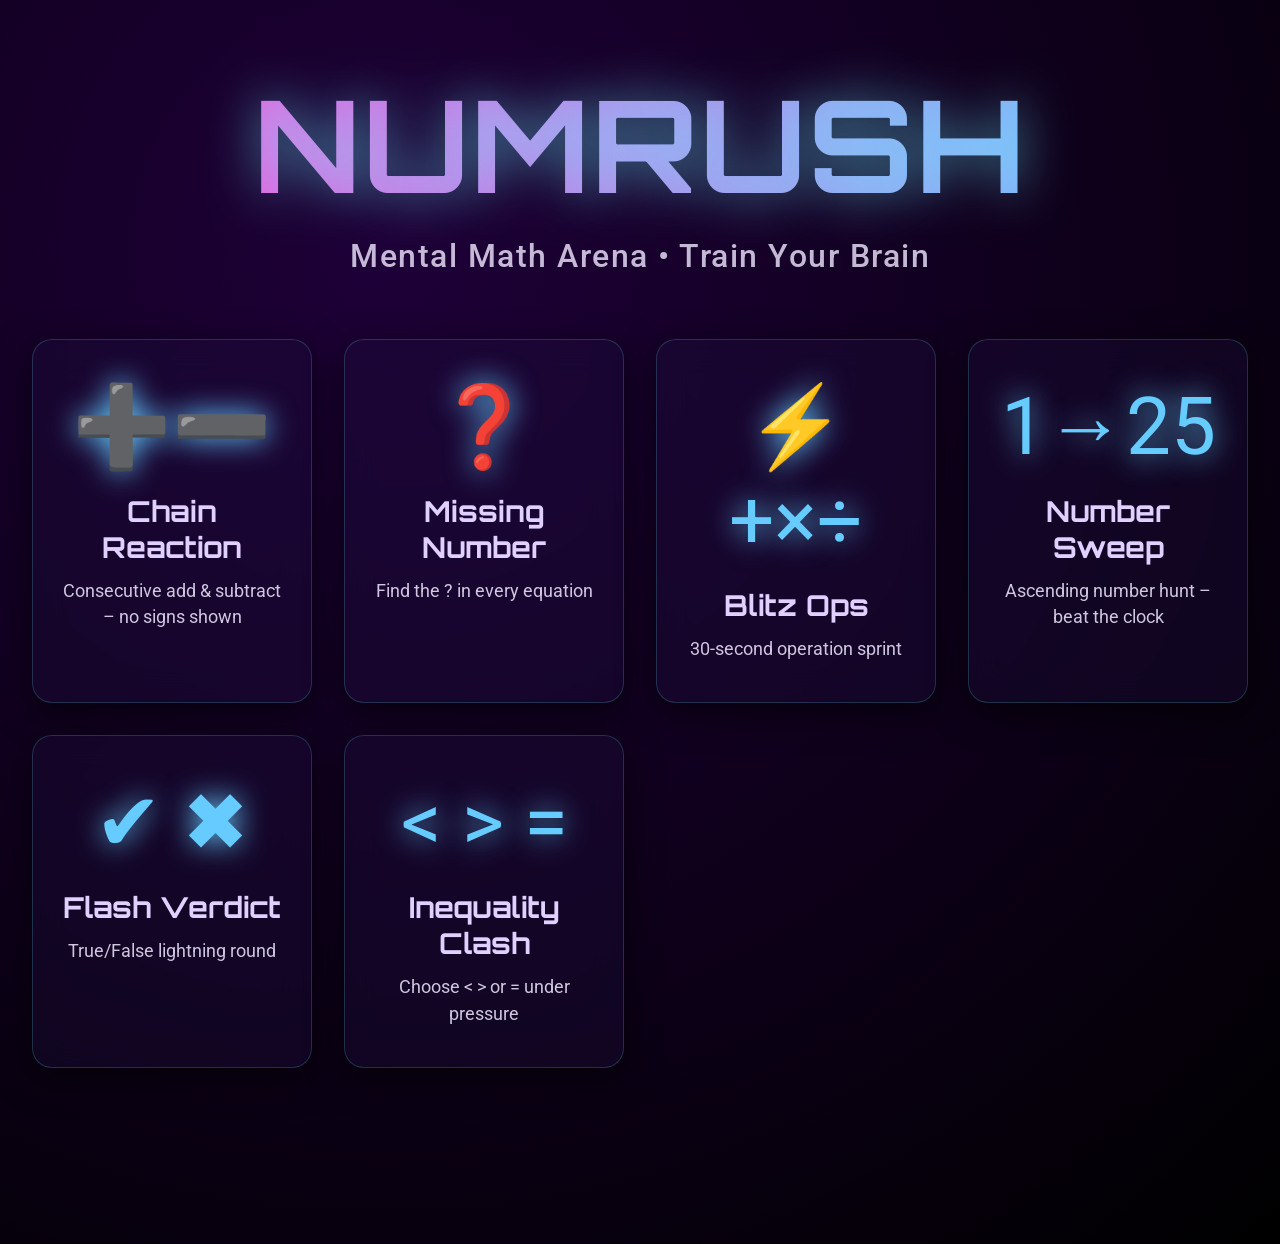
<file: index.html>
<!DOCTYPE html>
<html lang="en">
<head>
  <meta charset="UTF-8" />
  <meta name="viewport" content="width=device-width, initial-scale=1.0"/>
  <title>NUMRUSH</title>
  <link rel="stylesheet" href="style.css">
  <link rel="preconnect" href="https://fonts.googleapis.com">
  <link rel="preconnect" href="https://fonts.gstatic.com" crossorigin>
  <link href="https://fonts.googleapis.com/css2?family=Orbitron:wght@500;700&family=Roboto:wght@400;500;700&display=swap" rel="stylesheet">
</head>
<body>

  <div class="bg-particles" id="particles"></div>

  <header>
    <h1 class="title">NUMRUSH</h1>
    <p class="subtitle">Mental Math Arena • Train Your Brain</p>
  </header>

  <main class="game-grid">
    <div class="game-card" data-game="addsub">
      <div class="icon">➕➖</div>
      <h2>Chain Reaction</h2>
      <p>Consecutive add & subtract – no signs shown</p>
    </div>

    <div class="game-card" data-game="question">
      <div class="icon">❓</div>
      <h2>Missing Number</h2>
      <p>Find the ? in every equation</p>
    </div>

    <div class="game-card" data-game="ops">
      <div class="icon">⚡ +×÷</div>
      <h2>Blitz Ops</h2>
      <p>30-second operation sprint</p>
    </div>

    <div class="game-card" data-game="grid">
      <div class="icon">1→25</div>
      <h2>Number Sweep</h2>
      <p>Ascending number hunt – beat the clock</p>
    </div>

    <div class="game-card" data-game="check">
      <div class="icon">✔ ✖</div>
      <h2>Flash Verdict</h2>
      <p>True/False lightning round</p>
    </div>

    <div class="game-card" data-game="compare">
      <div class="icon">&lt; &gt; =</div>
      <h2>Inequality Clash</h2>
      <p>Choose < > or = under pressure</p>
    </div>
  </main>

  <script src="script.js"></script>
</body>
</html>
</file>
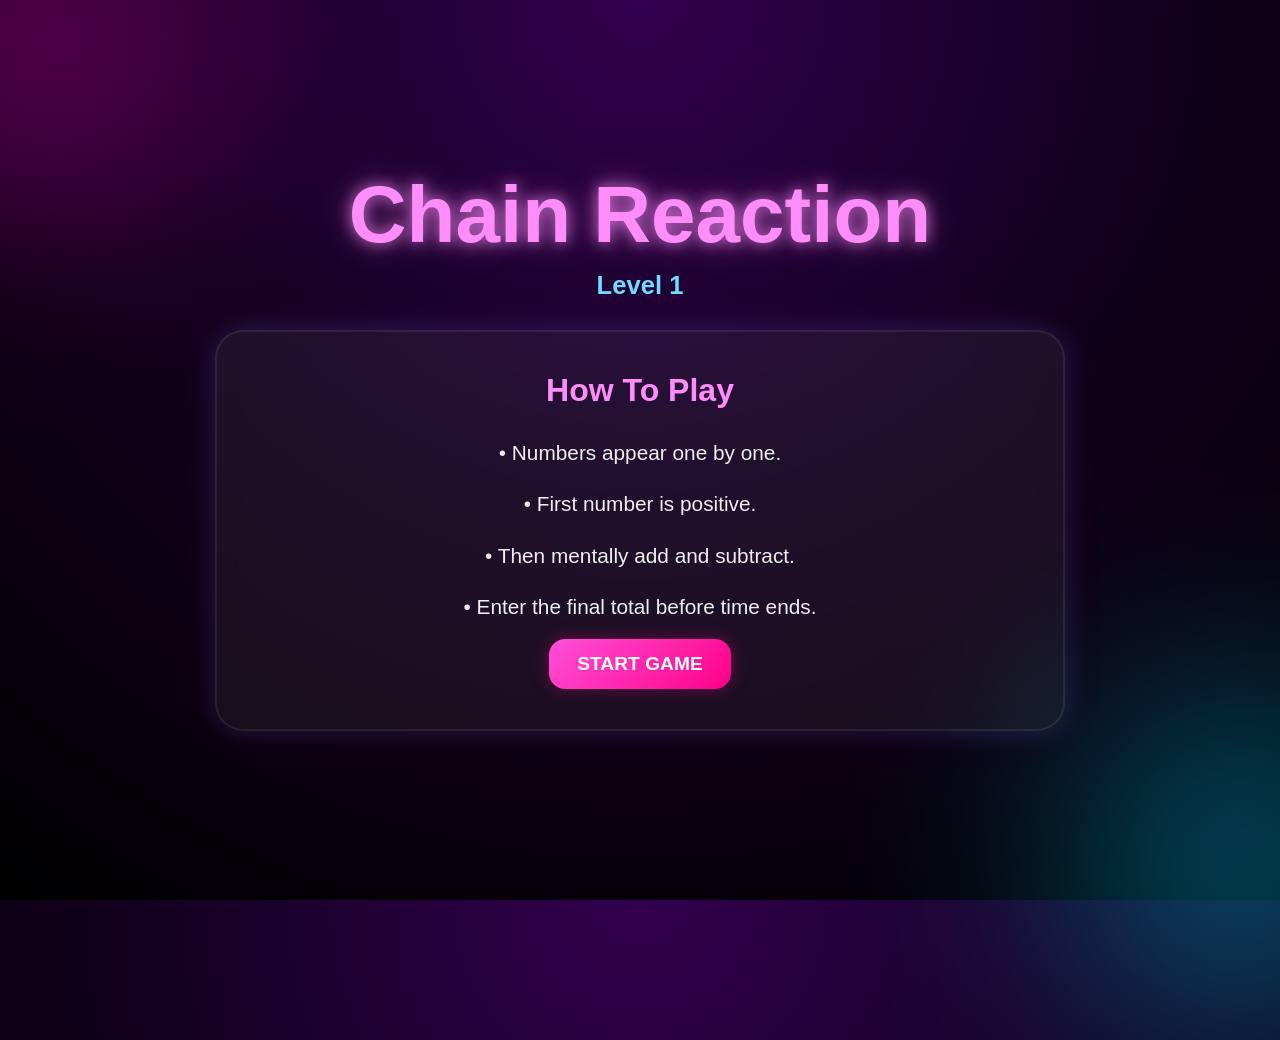
<file: addsub/index.html>
<!DOCTYPE html>
<html lang="en">

<head>
    <meta charset="UTF-8">

    <meta name="viewport"
        content="width=device-width, initial-scale=1.0">

    <title>
        Chain Reaction – NUMRUSH
    </title>

    <link rel="stylesheet"
        href="style.css">
</head>

<body>

    <div class="bg-glow glow1"></div>
    <div class="bg-glow glow2"></div>

    <div class="container">

        <h1>
            Chain Reaction
        </h1>

        <p class="level">
            Level
            <span id="level">
                1
            </span>
        </p>


        <div id="instructions"
            class="card">

            <h2 class="section-title">
                How To Play
            </h2>

            <p>
                • Numbers appear one by one.
            </p>

            <p>
                • First number is positive.
            </p>

            <p>
                • Then mentally add and subtract.
            </p>

            <p>
                • Enter the final total before time ends.
            </p>

            <button id="startBtn">
                START GAME
            </button>

        </div>


        <div id="game"
            class="hidden card">

            <div id="number-display">
                —
            </div>

            <div class="answer-area">

                <input type="number"
                    id="answer"
                    placeholder="Enter total"
                    disabled>

                <button id="submit"
                    disabled>
                    Submit
                </button>

            </div>

            <div class="timer-container">

                <div id="timer"></div>

            </div>

        </div>

    </div>


    <div id="success"
        class="overlay hidden">

        <div class="popup-box">

            <h2>
                LEVEL CLEARED 🎉
            </h2>

            <p>
                Great job! Ready for next level.
            </p>

            <div class="popup-buttons">

                <button id="next-level-btn">
                    NEXT LEVEL
                </button>

                <button id="success-menu-btn"
                    class="menu-btn">
                    MENU
                </button>

            </div>

        </div>

    </div>


    <div id="wrong"
        class="overlay hidden">

        <div class="popup-box">

            <h2>
                Wrong Answer ❌
            </h2>

            <p id="correct-msg">

                Correct total was
                <span id="correct-total">
                    ?
                </span>

            </p>

            <div class="popup-buttons">

                <button id="retry-btn">
                    RETRY
                </button>

                <button id="menu-btn"
                    class="menu-btn">
                    MENU
                </button>

            </div>

        </div>

    </div>

    <div id="particles"></div>

    <script src="script.js"></script>

</body>

</html>
</file>
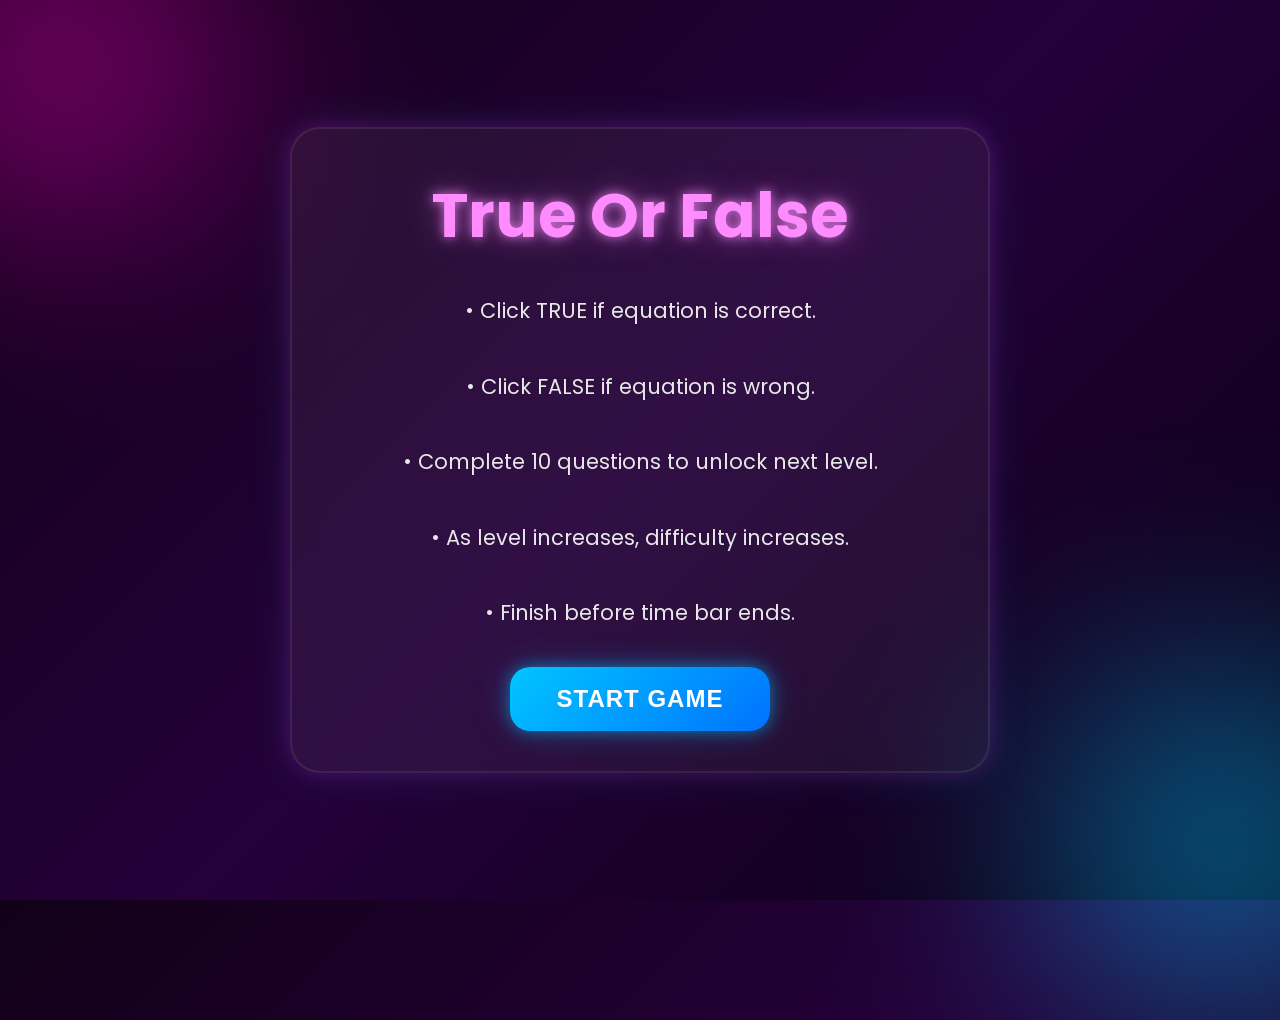
<file: check/index.html>
<!DOCTYPE html>
<html lang="en">

<head>
    <meta charset="UTF-8">
    <meta name="viewport" content="width=device-width, initial-scale=1.0">
    <title>Math True False Game</title>

    <link
        href="https://fonts.googleapis.com/css2?family=Poppins:wght@300;400;500;600;700&display=swap"
        rel="stylesheet">
    <link rel="stylesheet" href="style.css">
</head>

<body>

    <div class="bg-glow glow1"></div>
    <div class="bg-glow glow2"></div>

    <div class="menu-screen" id="menuScreen">

        <div class="menu-box">
            <h1 class="game-title">
                True Or False
            </h1>
            <p class="game-description">
                • Click TRUE if equation is correct.<br><br>
                • Click FALSE if equation is wrong.<br><br>
                • Complete 10 questions to unlock next level.<br><br>
                • As level increases, difficulty increases.<br><br>
                • Finish before time bar ends.
            </p>

            <button id="startBtn" class="start-btn">
                START GAME
            </button>

        </div>

    </div>

    <div class="game-container" id="gameContainer">

        <div class="level-display">
            LEVEL <span id="level">1</span>
        </div>

        <div class="question-text">
            Question <span id="currentQuestion">1</span> / 10
        </div>

        <div class="equation-box">
            <h2 id="equation">
                5 + 2 = 7
            </h2>
        </div>

        <div class="button-container">
            <button class="answer-btn true-btn" id="trueBtn">
                TRUE
            </button>
            <button class="answer-btn false-btn" id="falseBtn">
                FALSE
            </button>
        </div>

        <div class="timer-container">
            <div class="timer-bar" id="timerBar"></div>
        </div>

        <div class="score-box">
            Score :
            <span id="score">0</span>
        </div>

    </div>

    <div class="modal" id="gameOverModal">

        <div class="modal-content">

            <h2 id="gameOverTitle">
                Game Over
            </h2>

            <p id="gameOverText">
                Wrong answer selected.
            </p>

            <div class="modal-buttons">
                <button id="retryBtn" class="modal-btn">
                    Retry
                </button>
                <button id="menuBtn" class="modal-btn menu-btn">
                    Menu
                </button>
            </div>
        </div>
    </div>

    <div class="modal" id="levelCompleteModal">

        <div class="modal-content">
            <h2>
                Level Complete 🎉
            </h2>

            <p>
                Great Job! Next Level Unlocked.
            </p>

            <button id="nextLevelBtn" class="modal-btn">
                Next Level
            </button>
        </div>
    </div>

    <script src="script.js"></script>

</body>
</html>
</file>
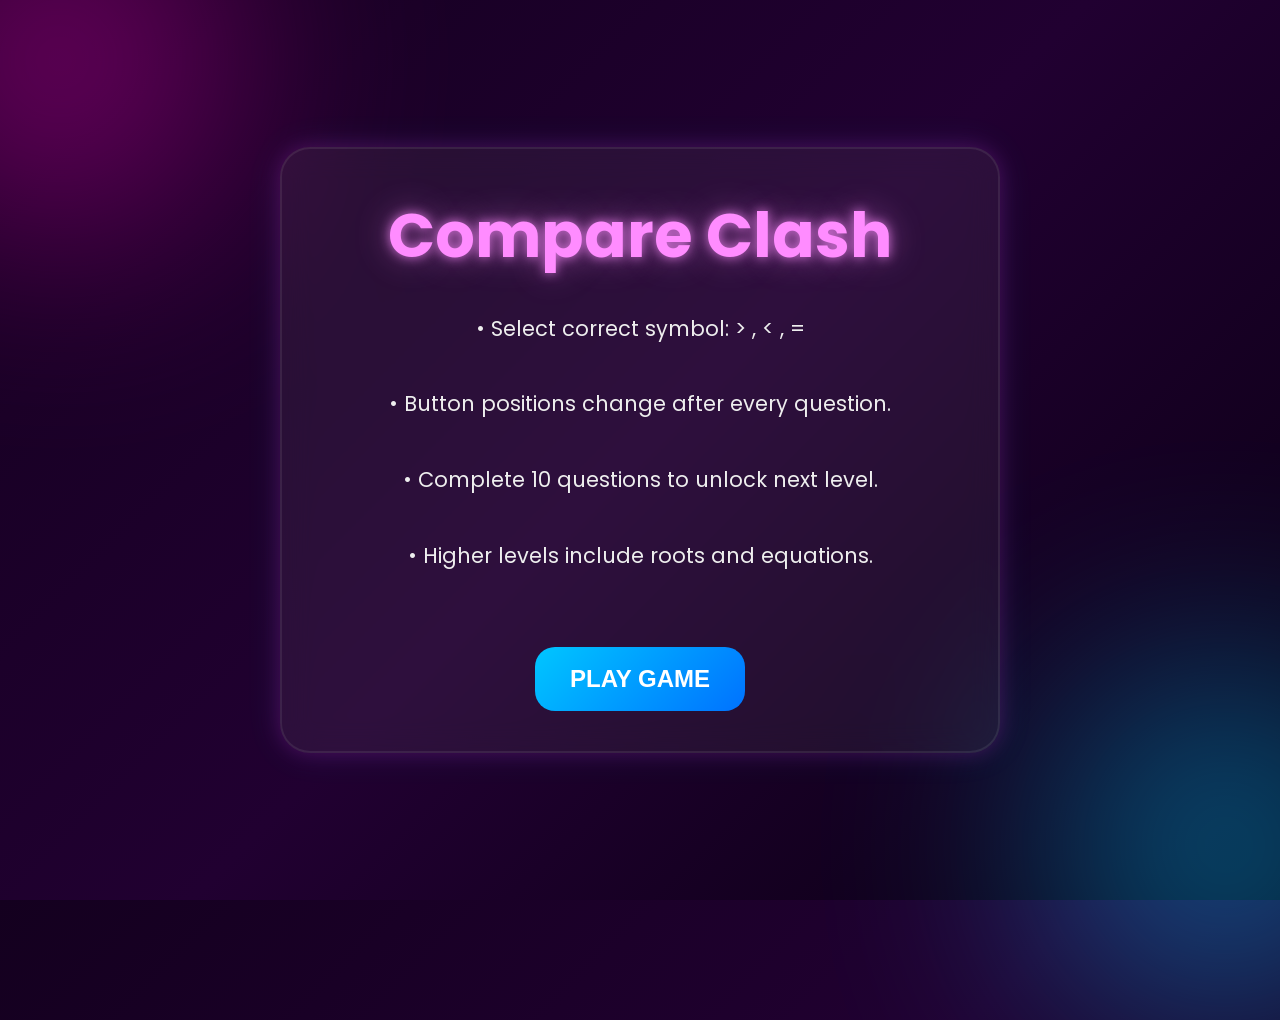
<file: compare/index.html>
<!DOCTYPE html>
<html lang="en">

<head>
    <meta charset="UTF-8">
    <meta name="viewport"
        content="width=device-width, initial-scale=1.0">

    <title>Compare Clash</title>

    <link
        href="https://fonts.googleapis.com/css2?family=Poppins:wght@300;400;500;600;700&display=swap"
        rel="stylesheet">
    <link rel="stylesheet" href="style.css">
</head>

<body>

    <div class="background-circle circle1"></div>
    <div class="background-circle circle2"></div>

    <section class="start-screen"
        id="startScreen">

        <div class="start-card">

            <h1 class="title">
                Compare Clash
            </h1>

            <p class="instructions">

                • Select correct symbol:
                &gt; , &lt; , = <br><br>

                • Button positions change after every question.<br><br>

                • Complete 10 questions to unlock next level.<br><br>

                • Higher levels include roots and equations.<br><br>

            </p>

            <button id="playBtn"
                class="play-btn">
                PLAY GAME
            </button>

        </div>

    </section>

    <section class="game-area"
        id="gameArea">
        <div class="top-bar">

            <div class="level-box">
                LEVEL
                <span id="levelText">1</span>
            </div>

            <div class="question-box">
                Question
                <span id="questionText">
                    1 / 10
                </span>
            </div>
        </div>

        <div class="compare-card">

            <div class="value"
                id="leftSide">
                12
            </div>

            <div class="middle-sign">
                ?
            </div>

            <div class="value"
                id="rightSide">
                25
            </div>

        </div>
        <div class="buttons-area"
            id="buttonsArea">
        </div>

        <div class="timer-wrapper">

            <div class="timer-bar"
                id="timerBar"></div>
        </div>

        <div class="score-box">

            Score :
            <span id="scoreText">
                0
            </span>

        </div>

    </section>

    <div class="popup"
        id="gameOverPopup">

        <div class="popup-card">

            <h2 id="popupTitle">
                Game Over
            </h2>

            <p id="popupMessage">
                Wrong answer selected.
            </p>

            <div class="popup-buttons">

                <button id="retryBtn"
                    class="popup-btn">
                    Retry
                </button>

                <button id="menuBtn"
                    class="popup-btn menu-color">
                    Menu
                </button>

            </div>
        </div>
    </div>

    <div class="popup"
        id="levelPopup">

        <div class="popup-card">

            <h2>
                Level Complete 🎉
            </h2>

            <p>
                Next level unlocked.
            </p>

            <button id="nextBtn"
                class="popup-btn">
                Next Level
            </button>

        </div>
    </div>

    <script src="script.js"></script>

</body>
</html>
</file>
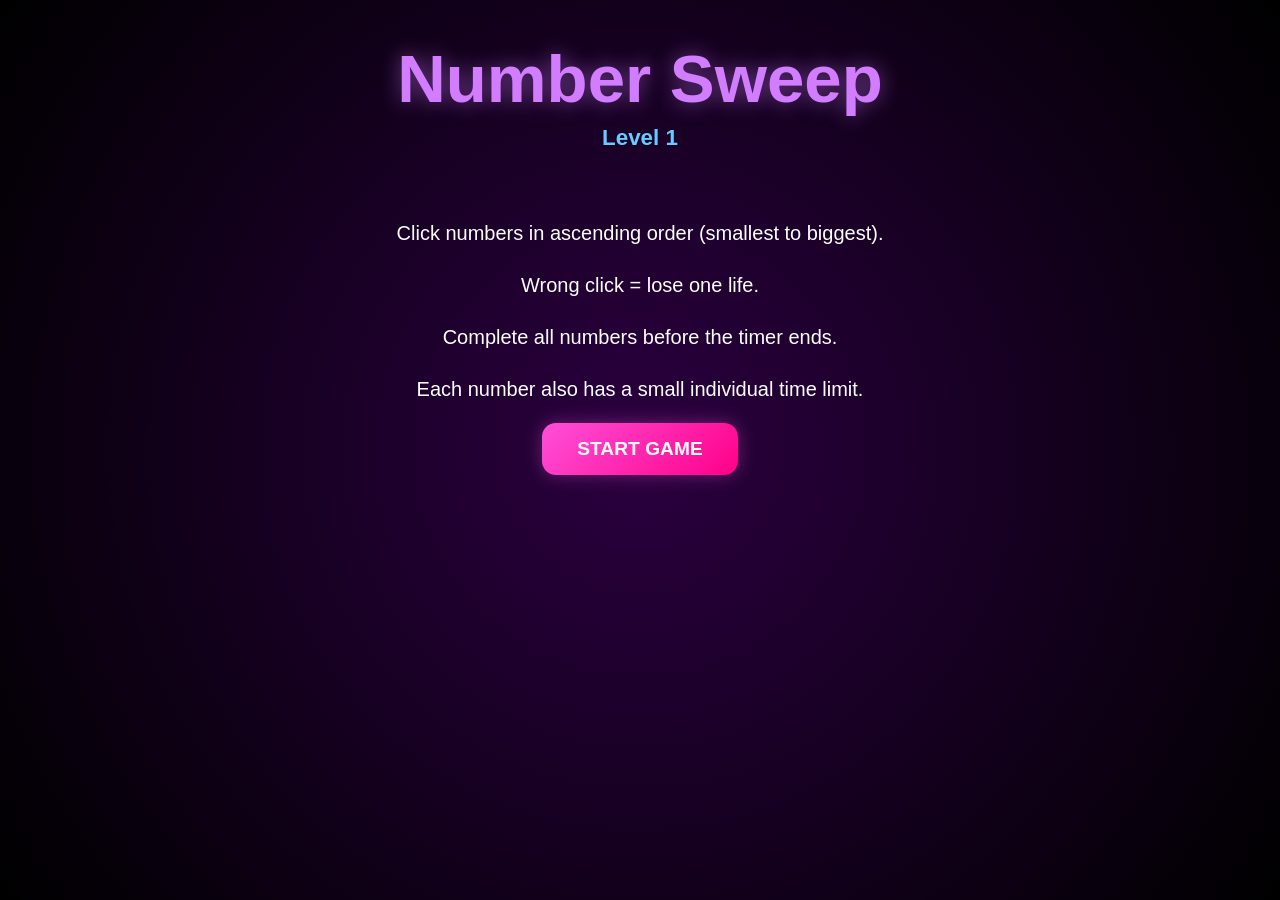
<file: grid/index.html>
<!DOCTYPE html>
<html lang="en">

<head>
    <meta charset="UTF-8" />

    <meta name="viewport"
        content="width=device-width, initial-scale=1.0" />

    <title>
        Number Sweep – NUMRUSH
    </title>

    <link rel="stylesheet"
        href="style.css">
</head>

<body>

    <h1>
        Number Sweep
    </h1>

    <p class="level">
        Level
        <span id="level">
            1
        </span>
    </p>

    <div id="instructions">

        <p>
            Click numbers in ascending order
            (smallest to biggest).
        </p>

        <p>
            Wrong click = lose one life.
        </p>

        <p>
            Complete all numbers before
            the timer ends.
        </p>

        <p>
            Each number also has a small
            individual time limit.
        </p>

        <button id="startBtn">
            START GAME
        </button>

    </div>

    <div id="game"
        class="hidden">

        <div id="grid"
            class="grid"></div>

        <div class="lives">
            Lives:
            <span id="lives">
                ❤️❤️❤️
            </span>
        </div>

        <div class="timer-label">
            Level Time
        </div>

        <div class="timer-container">

            <div id="timer-bar"
                class="timer-bar"></div>

        </div>

    </div>

    <div id="level-complete"
        class="overlay hidden">

        <div class="box success">

            <h2>
                LEVEL COMPLETE 🎉
            </h2>

            <p>
                Great speed and accuracy!
            </p>

            <button id="next-btn">
                NEXT LEVEL
            </button>

        </div>

    </div>

    <div id="game-over"
        class="overlay hidden">

        <div class="box gameover">

            <h2>
                GAME OVER
            </h2>

            <p id="gameover-msg">
                Better luck next time.
            </p>

            <div class="gameover-buttons">

                <button id="retry-btn">
                    RETRY LEVEL
                </button>

                <button id="menu-btn">
                    MAIN MENU
                </button>

            </div>

        </div>

    </div>

    <div id="particles"></div>

    <script src="script.js"></script>

</body>

</html>
</file>
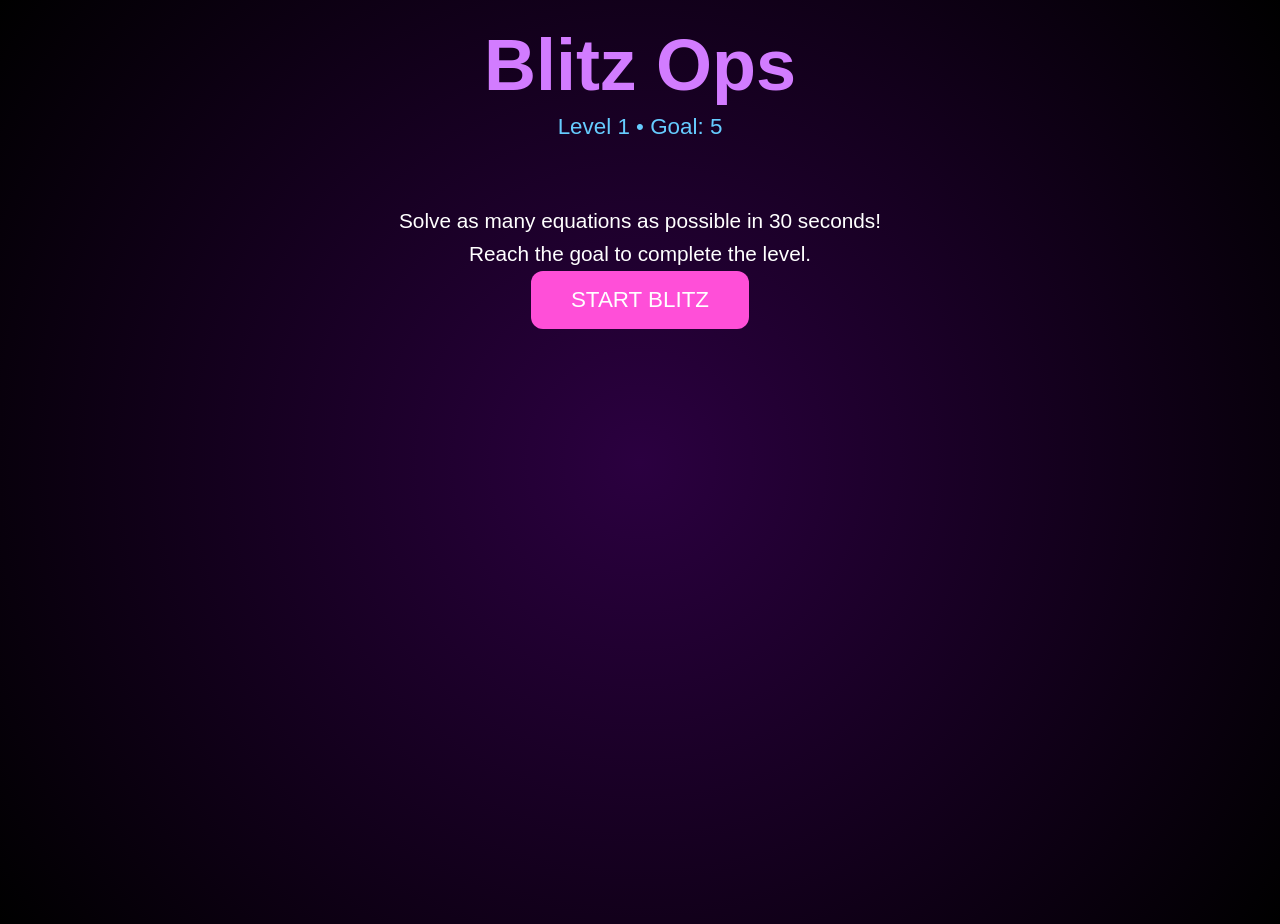
<file: ops/index.html>
<!DOCTYPE html>
<html lang="en">
<head>
  <meta charset="UTF-8" />
  <meta name="viewport" content="width=device-width, initial-scale=1.0"/>
  <title>Blitz Ops – NUMRUSH</title>
  <link rel="stylesheet" href="style.css">
</head>
<body>

  <h1>Blitz Ops</h1>
  <p class="level-info">Level <span id="level">1</span> • Goal: <span id="goal">5</span></p>

  <div id="instructions">
    <p>Solve as many equations as possible in 30 seconds!</p>
    <p>Reach the goal to complete the level.</p>
    <button id="startBtn">START BLITZ</button>
  </div>

  <div id="game" class="hidden">
    <div class="timer-container">
      <div id="timer-bar" class="timer-bar"></div>
    </div>

    <div id="equation" class="equation">8 + 3 = ?</div>
    
    <div class="score-container">
      <p>Score: <span id="score">0</span></p>
      <p>Combo: <span id="combo">x1</span></p>
    </div>

    <div class="options">
      <button class="option"></button>
      <button class="option"></button>
      <button class="option"></button>
      <button class="option"></button>
    </div>
  </div>

  <div id="gameover" class="overlay hidden">
    <div class="box">
      <h2>GAME OVER</h2>
      <p>Final Score: <span id="final-score">0</span></p>
      <p id="result-text">You needed 5 correct</p>
      <button id="retry-btn">RETRY LEVEL</button>
      <button id="menu-btn">MAIN MENU</button>
    </div>
  </div>

  <div id="level-complete" class="overlay hidden">
    <div class="box success-box">
      <h2>LEVEL COMPLETE!</h2>
      <p>Final Score: <span id="complete-score">0</span></p>
      <button onclick="nextLevel()">NEXT LEVEL</button>
    </div>
  </div>

  <div id="particles"></div>

  <script src="script.js"></script>
</body>
</html>
</file>
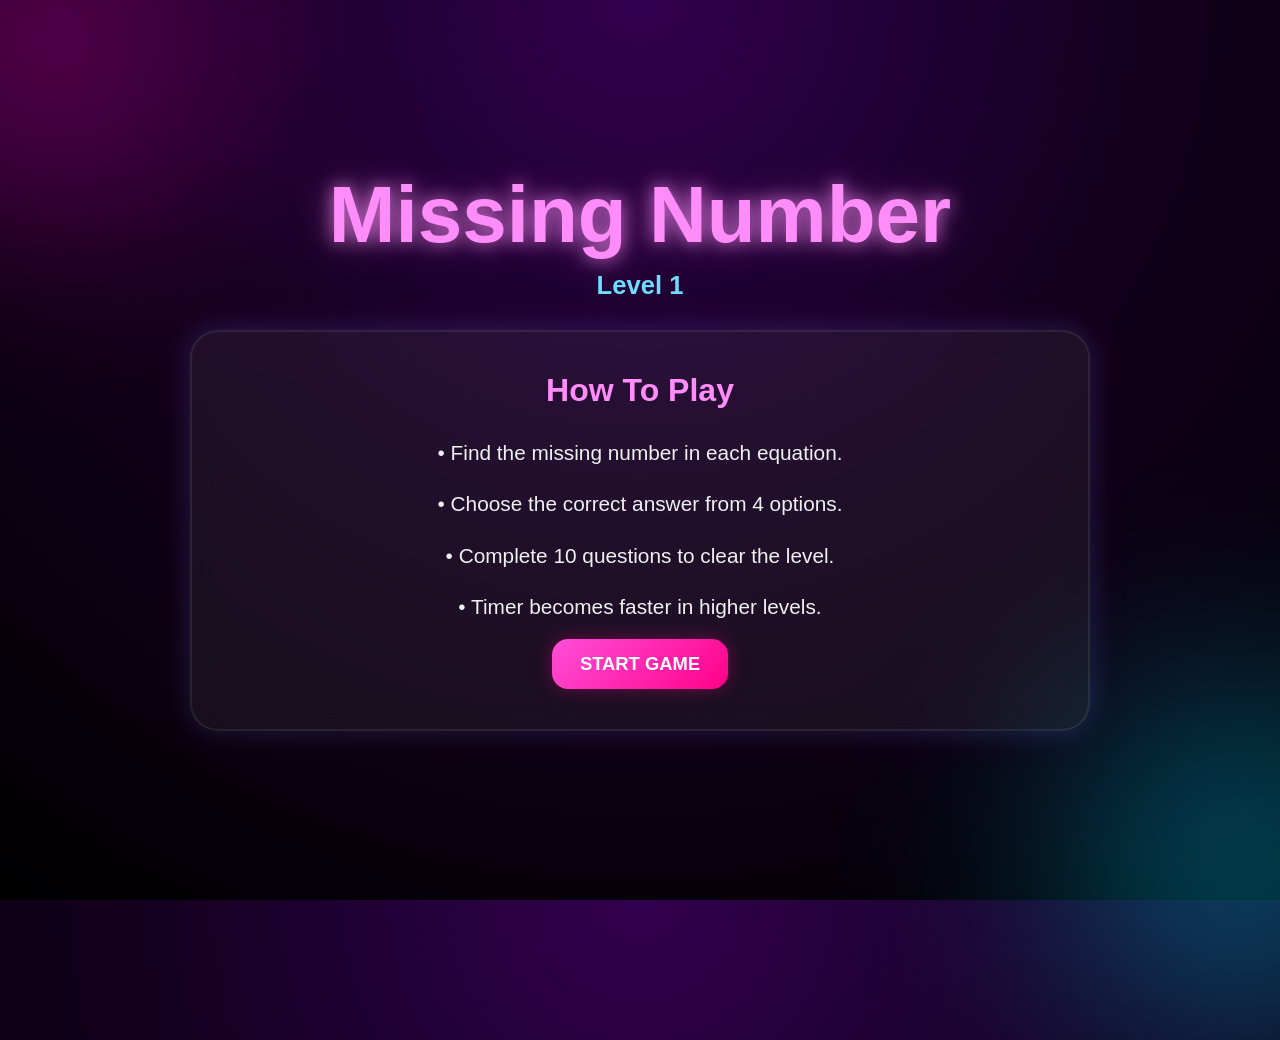
<file: question/index.html>
<!DOCTYPE html>
<html lang="en">

<head>
    <meta charset="UTF-8">

    <meta name="viewport"
        content="width=device-width, initial-scale=1.0">

    <title>
        Missing Number – NUMRUSH
    </title>

    <link rel="stylesheet"
        href="style.css">
</head>

<body>

    <div class="bg-glow glow1"></div>
    <div class="bg-glow glow2"></div>

    <div class="container">

        <h1>
            Missing Number
        </h1>

        <p class="level">
            Level
            <span id="level">
                1
            </span>
        </p>


        <div id="instructions"
            class="card">

            <h2 class="section-title">
                How To Play
            </h2>

            <p>
                • Find the missing number in each equation.
            </p>

            <p>
                • Choose the correct answer from 4 options.
            </p>

            <p>
                • Complete 10 questions to clear the level.
            </p>

            <p>
                • Timer becomes faster in higher levels.
            </p>

            <button id="startBtn">
                START GAME
            </button>

        </div>


        <div id="game"
            class="hidden card">

            <div id="equation">
                —
            </div>

            <p id="progress">
                1 / 10
            </p>

            <div class="options">

                <button class="option"></button>

                <button class="option"></button>

                <button class="option"></button>

                <button class="option"></button>

            </div>

            <div class="timer-container">

                <div id="timer"></div>

            </div>

        </div>

    </div>


    <div id="success"
        class="overlay hidden">

        <div class="popup-box success-box">

            <h2>
                LEVEL COMPLETE 🎉
            </h2>

            <p>
                Amazing work! Next challenge unlocked.
            </p>

            <div class="popup-buttons">

                <button id="next-level-btn">
                    NEXT LEVEL
                </button>

                <button id="success-menu-btn"
                    class="menu-btn">
                    MENU
                </button>

            </div>

        </div>

    </div>


    <div id="gameover"
        class="overlay hidden">

        <div class="popup-box gameover-box">

            <h2>
                GAME OVER
            </h2>

            <p id="gameover-msg">
                Better luck next time.
            </p>

            <div class="popup-buttons">

                <button id="retry-btn">
                    RETRY LEVEL
                </button>

                <button id="exit-btn"
                    class="menu-btn">
                    MENU
                </button>

            </div>

        </div>

    </div>

    <div id="particles"></div>

    <script src="script.js"></script>

</body>

</html>
</file>
<file: style.css>
* {
  margin: 0;
  padding: 0;
  box-sizing: border-box;
}

body {
  min-height: 100vh;
  background: radial-gradient(circle at 30% 20%, #1e0038, #000);
  color: #f0e8ff;
  font-family: 'Roboto', sans-serif;
  overflow-x: hidden;
  overflow-y: auto;
  -webkit-overflow-scrolling: touch;
  padding: 0 0 5rem 0;
}

.bg-particles {
  position: fixed;
  inset: 0;
  pointer-events: none;
  z-index: -1;
}

header {
  text-align: center;
  padding: 4rem 1rem 3rem;
  position: relative;
  z-index: 3;
}

.title {
  font-family: 'Orbitron', sans-serif;
  font-size: clamp(4rem, 14vw, 8rem);
  background: linear-gradient(90deg, #ff4fd8, #6cf, #d27cff);
  background-size: 200% 100%;
  -webkit-background-clip: text;
  background-clip: text;
  -webkit-text-fill-color: transparent;
  animation: gradientFlow 8s linear infinite;
  text-shadow: 0 0 50px rgba(108, 240, 255, 0.6);
  letter-spacing: 2px;
}

.subtitle {
  font-size: clamp(1.4rem, 5vw, 2rem);
  opacity: 0.8;
  margin-top: 0.8rem;
  letter-spacing: 1.5px;
  font-weight: 500;
}

.game-grid {
  display: grid;
  grid-template-columns: repeat(auto-fit, minmax(280px, 1fr));
  gap: 2rem;
  max-width: 1280px;
  margin: 0 auto;
  padding: 1rem 2rem 6rem;
  position: relative;
  z-index: 3;
}

.game-card {
  background: rgba(30, 15, 60, 0.35);
  backdrop-filter: blur(16px);
  border: 1px solid rgba(108, 240, 255, 0.18);
  border-radius: 20px;
  padding: 2.5rem 1.8rem;
  text-align: center;
  cursor: pointer;
  transition: all 0.4s cubic-bezier(0.25, 0.46, 0.45, 0.94);
  box-shadow: 0 10px 35px rgba(0,0,0,0.6);
  opacity: 0;
  transform: translateY(40px);
  animation: cardEnter 0.8s forwards;
}

.game-card:nth-child(1) { animation-delay: 0.1s; }
.game-card:nth-child(2) { animation-delay: 0.2s; }
.game-card:nth-child(3) { animation-delay: 0.3s; }
.game-card:nth-child(4) { animation-delay: 0.4s; }
.game-card:nth-child(5) { animation-delay: 0.5s; }
.game-card:nth-child(6) { animation-delay: 0.6s; }

@keyframes cardEnter {
  to { opacity: 1; transform: translateY(0); }
}

.game-card:hover {
  transform: translateY(-16px) scale(1.05);
  border-color: #6cf;
  box-shadow: 0 25px 70px rgba(108, 240, 255, 0.5);
}

.icon {
  font-size: 5rem;
  margin-bottom: 1.2rem;
  color: #6cf;
  text-shadow: 0 0 30px currentColor;
  transition: transform 0.4s;
}

.game-card:hover .icon {
  transform: scale(1.15);
}

.game-card h2 {
  font-family: 'Orbitron', sans-serif;
  font-size: 1.8rem;
  margin: 0.5rem 0 0.8rem;
  color: #e0d0ff;
}

.game-card p {
  font-size: 1.1rem;
  opacity: 0.85;
  line-height: 1.5;
}

@media (max-width: 768px) {
  .game-grid { gap: 1.6rem; padding: 1rem 1.5rem 7rem; }
  .title { font-size: clamp(3.5rem, 16vw, 6rem); }
  .icon { font-size: 4.2rem; }
  header { padding: 3rem 1rem 2.5rem; }
}
</file>
<file: addsub/style.css>
* {
    margin: 0;
    padding: 0;
    box-sizing: border-box;
}

body {
    min-height: 100vh;
    overflow-x: hidden;
    font-family: Arial, sans-serif;
    background:
        radial-gradient(circle at top,
            #32004f,
            #13001f 45%,
            #000 100%);
    color: white;
    display: flex;
    justify-content: center;
    align-items: center;
    position: relative;
    padding: 20px;
}


.bg-glow {
    position: absolute;
    border-radius: 50%;
    filter: blur(120px);
    opacity: 0.4;
    pointer-events: none;
    z-index: 0;
}

.glow1 {
    width: 320px;
    height: 320px;
    background: #ff00c8;
    top: -120px;
    left: -120px;
}

.glow2 {
    width: 350px;
    height: 350px;
    background: #00cfff;
    bottom: -140px;
    right: -140px;
}


.container {
    width: 100%;
    max-width: 850px;
    text-align: center;
    position: relative;
    z-index: 5;
}


h1 {
    font-size: clamp(2.8rem, 8vw, 5rem);
    color: #ff8df9;
    margin-bottom: 10px;
    text-shadow:
        0 0 15px rgba(255, 141, 249, 0.8),
        0 0 35px rgba(255, 141, 249, 0.4);
}

.level {
    font-size: 1.6rem;
    color: #6fdcff;
    margin-bottom: 30px;
    font-weight: bold;
}


.card {
    width: 100%;
    padding: 40px 30px;
    border-radius: 28px;
    background: rgba(255, 255, 255, 0.06);
    border: 2px solid rgba(255, 255, 255, 0.08);
    backdrop-filter: blur(14px);
    box-shadow:
        0 0 25px rgba(0, 191, 255, 0.15),
        0 0 40px rgba(255, 0, 200, 0.12);
}


.section-title {
    font-size: 2rem;
    color: #ff8df9;
    margin-bottom: 25px;
}

#instructions p {
    font-size: 1.3rem;
    line-height: 1.8;
    margin-bottom: 14px;
    color: #f0f0f0;
}


button {
    border: none;
    outline: none;
    cursor: pointer;
    color: white;
    font-size: 1.2rem;
    font-weight: bold;
    border-radius: 16px;
    padding: 14px 28px;
    transition: 0.25s ease;
    background:
        linear-gradient(135deg,
            #ff4fd8,
            #ff0088);
    box-shadow:
        0 0 18px rgba(255, 0, 136, 0.35);
}

button:hover {
    transform: translateY(-3px) scale(1.03);
}

.menu-btn {
    background:
        linear-gradient(135deg,
            #00c6ff,
            #0072ff);
    box-shadow:
        0 0 18px rgba(0, 191, 255, 0.35);
}


#game {
    margin-top: 10px;
}

#number-display {
    font-size: clamp(5rem, 16vw, 9rem);
    font-weight: bold;
    color: #6fdcff;
    min-height: 160px;
    display: flex;
    justify-content: center;
    align-items: center;
    text-shadow:
        0 0 20px rgba(111, 220, 255, 0.9),
        0 0 45px rgba(111, 220, 255, 0.35);
    transition: opacity 0.4s ease;
}


.answer-area {
    margin-top: 25px;
    display: flex;
    justify-content: center;
    gap: 15px;
    flex-wrap: wrap;
}

#answer {
    width: 240px;
    max-width: 80vw;
    padding: 15px;
    border: none;
    border-radius: 14px;
    font-size: 1.5rem;
    text-align: center;
    outline: none;
    background: rgba(255, 255, 255, 0.92);
}


.timer-container {
    width: 80%;
    max-width: 520px;
    height: 18px;
    margin: 35px auto 0;
    background: rgba(255, 255, 255, 0.12);
    border-radius: 20px;
    overflow: hidden;
}

#timer {
    width: 100%;
    height: 100%;
    border-radius: 20px;
    background:
        linear-gradient(90deg,
            #00ff99,
            #00c6ff);
    transition: width 0.08s linear;
}


.overlay {
    position: fixed;
    inset: 0;
    background: rgba(0, 0, 0, 0.82);
    display: flex;
    justify-content: center;
    align-items: center;
    z-index: 100;
}

.popup-box {
    width: 90%;
    max-width: 480px;
    padding: 40px 30px;
    border-radius: 28px;
    text-align: center;
    background:
        linear-gradient(145deg,
            #26003d,
            #12001d);
    border: 2px solid rgba(255, 255, 255, 0.08);
    box-shadow:
        0 0 30px rgba(0, 191, 255, 0.18),
        0 0 45px rgba(255, 0, 200, 0.14);
}

.popup-box h2 {
    font-size: 2.2rem;
    margin-bottom: 20px;
    color: #ff8df9;
}

.popup-box p {
    font-size: 1.2rem;
    line-height: 1.7;
    margin-bottom: 30px;
    color: #f0f0f0;
}

.popup-buttons {
    display: flex;
    justify-content: center;
    gap: 16px;
    flex-wrap: wrap;
}


#particles {
    position: fixed;
    inset: 0;
    pointer-events: none;
    z-index: 50;
}

.particle {
    position: absolute;
    width: 12px;
    height: 12px;
    border-radius: 50%;
    background: #6fdcff;
    box-shadow:
        0 0 18px #6fdcff;
    animation: explode 1.2s forwards;
}

@keyframes explode {

    to {
        transform:
            translate(var(--tx), var(--ty))
            scale(0.1);

        opacity: 0;
    }
}


.hidden {
    display: none !important;
}


@media (max-width: 650px) {

    .card {
        padding: 28px 18px;
    }

    #instructions p {
        font-size: 1.08rem;
    }

    #number-display {
        min-height: 130px;
    }

    .popup-box h2 {
        font-size: 1.8rem;
    }

    .popup-box p {
        font-size: 1rem;
    }

    button {
        width: 100%;
    }

    .popup-buttons {
        flex-direction: column;
    }
}
</file>
<file: check/style.css>
* {
    margin: 0;
    padding: 0;
    box-sizing: border-box;
}

body {
    min-height: 100vh;
    overflow: hidden;
    font-family: 'Poppins', sans-serif;
    background: linear-gradient(135deg, #120018, #25003a, #090012);
    display: flex;
    justify-content: center;
    align-items: center;
    position: relative;
    color: white;
}

.bg-glow {
    position: absolute;
    border-radius: 50%;
    filter: blur(120px);
    opacity: 0.5;
    z-index: 0;
}

.glow1 {
    width: 320px;
    height: 320px;
    background: #ff00cc;
    top: -100px;
    left: -100px;
}

.glow2 {
    width: 350px;
    height: 350px;
    background: #00bfff;
    bottom: -120px;
    right: -120px;
}

.menu-screen {
    width: 100%;
    display: flex;
    justify-content: center;
    align-items: center;
    z-index: 2;
}

.menu-box {
    width: 90%;
    max-width: 700px;
    padding: 40px 35px;
    border-radius: 30px;
    background: rgba(255, 255, 255, 0.06);
    backdrop-filter: blur(15px);
    border: 2px solid rgba(255, 255, 255, 0.08);
    box-shadow:
        0 0 20px rgba(255, 0, 200, 0.2),
        0 0 40px rgba(0, 191, 255, 0.15);
    text-align: center;
}

.game-title {
    font-size: 62px;
    margin-bottom: 30px;
    color: #ff8cff;
    text-shadow:
        0 0 12px rgba(255, 140, 255, 0.8),
        0 0 35px rgba(255, 140, 255, 0.4);
}

.game-description {
    font-size: 21px;
    line-height: 1.8;
    color: #e8e8e8;
    margin-bottom: 35px;
}

.start-btn {
    width: 260px;
    padding: 18px;
    border: none;
    border-radius: 20px;
    cursor: pointer;
    font-size: 24px;
    font-weight: 700;
    letter-spacing: 1px;
    color: white;
    background: linear-gradient(135deg, #00c6ff, #0072ff);
    box-shadow:
        0 0 15px rgba(0, 191, 255, 0.5),
        0 0 35px rgba(0, 191, 255, 0.25);
    transition: 0.3s ease;
}

.start-btn:hover {
    transform: translateY(-4px) scale(1.03);
}

.game-container {
    width: 90%;
    max-width: 750px;
    padding: 35px 30px;
    border-radius: 30px;
    background: rgba(255, 255, 255, 0.06);
    backdrop-filter: blur(15px);
    border: 2px solid rgba(255, 255, 255, 0.08);
    box-shadow:
        0 0 20px rgba(0, 191, 255, 0.2),
        0 0 40px rgba(255, 0, 212, 0.15);
    text-align: center;
    z-index: 2;
    display: none;
}

.level-display {
    font-size: 32px;
    font-weight: 700;
    margin-bottom: 25px;
    color: #67d7ff;
    text-shadow:
        0 0 10px rgba(103, 215, 255, 0.7);
}

.question-text {
    font-size: 24px;
    font-weight: 600;
    margin-bottom: 30px;
    color: #ff70ea;
}

.equation-box {
    width: 100%;
    min-height: 180px;
    border-radius: 30px;
    display: flex;
    justify-content: center;
    align-items: center;
    margin-bottom: 35px;
    background: rgba(255, 255, 255, 0.05);
    border: 2px solid rgba(255, 255, 255, 0.08);
    box-shadow:
        0 0 20px rgba(0, 191, 255, 0.15),
        inset 0 0 15px rgba(255, 255, 255, 0.03);
}

#equation {
    font-size: 75px;
    color: #6ad8ff;
    text-shadow:
        0 0 12px rgba(106, 216, 255, 0.8),
        0 0 30px rgba(106, 216, 255, 0.4);
}

.button-container {
    display: flex;
    justify-content: center;
    gap: 25px;
    margin-bottom: 25px;
}

.answer-btn {
    width: 220px;
    padding: 20px;
    border: none;
    border-radius: 22px;
    cursor: pointer;
    font-size: 28px;
    font-weight: 700;
    letter-spacing: 1px;
    color: white;
    transition: 0.3s ease;
}

.answer-btn:hover {
    transform: translateY(-5px) scale(1.03);
}

.answer-btn:active {
    transform: scale(0.96);
}

.true-btn {
    background: linear-gradient(135deg, #00c6ff, #0072ff);
    box-shadow:
        0 0 15px rgba(0, 191, 255, 0.5),
        0 0 35px rgba(0, 191, 255, 0.2);
}

.false-btn {
    background: linear-gradient(135deg, #ff4fd8, #ff0077);
    box-shadow:
        0 0 15px rgba(255, 0, 140, 0.5),
        0 0 35px rgba(255, 0, 140, 0.2);
}

.timer-container {
    width: 100%;
    height: 18px;
    background: rgba(255, 255, 255, 0.1);
    border-radius: 20px;
    overflow: hidden;
    margin-bottom: 30px;
    border: 1px solid rgba(255, 255, 255, 0.08);
}

.timer-bar {
    width: 100%;
    height: 100%;
    border-radius: 20px;
    background: linear-gradient(90deg, #00ff99, #00c6ff);
    transition: width 1s linear;
}

.score-box {
    font-size: 30px;
    font-weight: 700;
}

#score {
    color: #67d7ff;
}

.modal {
    position: fixed;
    inset: 0;
    background: rgba(0, 0, 0, 0.75);
    display: flex;
    justify-content: center;
    align-items: center;
    visibility: hidden;
    opacity: 0;
    transition: 0.3s ease;
    z-index: 20;
}

.modal.active {
    visibility: visible;
    opacity: 1;
}

.modal-content {
    width: 90%;
    max-width: 450px;
    padding: 40px 30px;
    border-radius: 28px;
    text-align: center;
    background: linear-gradient(135deg, #230035, #11001d);
    border: 2px solid rgba(255, 255, 255, 0.08);
    box-shadow:
        0 0 20px rgba(255, 0, 212, 0.25),
        0 0 40px rgba(0, 191, 255, 0.2);
}

.modal-content h2 {
    font-size: 40px;
    margin-bottom: 18px;
    color: #ff8cff;
}

.modal-content p {
    font-size: 21px;
    line-height: 1.6;
    margin-bottom: 30px;
    color: #e8e8e8;
}

.modal-buttons {
    display: flex;
    justify-content: center;
    gap: 18px;
    flex-wrap: wrap;
}

.modal-btn {
    padding: 15px 35px;
    border: none;
    border-radius: 18px;
    cursor: pointer;
    font-size: 22px;
    font-weight: 700;
    color: white;
    transition: 0.3s ease;
    background: linear-gradient(135deg, #00c6ff, #0072ff);
    box-shadow:
        0 0 15px rgba(0, 191, 255, 0.4);
}

.menu-btn {
    background: linear-gradient(135deg, #ff4fd8, #ff0077);
    box-shadow:
        0 0 15px rgba(255, 0, 140, 0.4);
}

.modal-btn:hover {
    transform: scale(1.05);
}

@media (max-width: 768px) {

    .game-title {
        font-size: 48px;
    }

    .game-description {
        font-size: 18px;
    }

    #equation {
        font-size: 55px;
    }

    .answer-btn {
        width: 180px;
        font-size: 24px;
    }
}

@media (max-width: 500px) {

    .menu-box,
    .game-container {
        padding: 25px 18px;
    }

    .game-title {
        font-size: 38px;
    }

    .game-description {
        font-size: 16px;
    }

    #equation {
        font-size: 40px;
    }

    .button-container {
        flex-direction: column;
        align-items: center;
    }

    .answer-btn {
        width: 100%;
        max-width: 280px;
    }

    .modal-content h2 {
        font-size: 30px;
    }

    .modal-content p {
        font-size: 18px;
    }
}
</file>
<file: compare/style.css>
* {
    margin: 0;
    padding: 0;
    box-sizing: border-box;
}

body {
    min-height: 100vh;
    overflow: hidden;
    font-family: 'Poppins', sans-serif;
    background: linear-gradient(135deg, #14001f, #210031, #090012);
    color: white;
    display: flex;
    justify-content: center;
    align-items: center;
    position: relative;
}

.background-circle {
    position: absolute;
    border-radius: 50%;
    filter: blur(120px);
    opacity: 0.45;
    pointer-events: none;
}

.circle1 {
    width: 320px;
    height: 320px;
    background: #ff00c8;
    top: -100px;
    left: -100px;
}

.circle2 {
    width: 350px;
    height: 350px;
    background: #00bfff;
    bottom: -120px;
    right: -120px;
}

.start-screen {
    width: 100%;
    display: flex;
    justify-content: center;
    align-items: center;
    z-index: 5;
}

.start-card {
    width: 90%;
    max-width: 720px;
    padding: 40px 35px;
    border-radius: 30px;
    background: rgba(255, 255, 255, 0.06);
    backdrop-filter: blur(15px);
    border: 2px solid rgba(255, 255, 255, 0.08);
    text-align: center;
    box-shadow:
        0 0 20px rgba(255, 0, 200, 0.2),
        0 0 35px rgba(0, 191, 255, 0.12);
}

.title {
    font-size: 62px;
    margin-bottom: 28px;
    color: #ff8cff;
    text-shadow:
        0 0 12px rgba(255, 140, 255, 0.8),
        0 0 35px rgba(255, 140, 255, 0.45);
}

.instructions {
    font-size: 21px;
    line-height: 1.8;
    color: #eeeeee;
    margin-bottom: 35px;
}

.play-btn {
    width: 210px;
    padding: 18px;
    border: none;
    border-radius: 20px;
    cursor: pointer;
    font-size: 24px;
    font-weight: 700;
    color: white;
    background: linear-gradient(135deg, #00c6ff, #0072ff);
    transition: 0.3s ease;
}

.play-btn:hover {
    transform: scale(1.05);
}

.game-area {
    width: 90%;
    max-width: 850px;
    padding: 35px 30px;
    border-radius: 30px;
    background: rgba(255, 255, 255, 0.06);
    backdrop-filter: blur(15px);
    border: 2px solid rgba(255, 255, 255, 0.08);
    display: none;
    z-index: 5;
    position: relative;
}

.top-bar {
    display: flex;
    justify-content: space-between;
    margin-bottom: 30px;
}

.level-box,
.question-box {
    width: 220px;
    padding: 16px;
    border-radius: 22px;
    background: rgba(255, 255, 255, 0.05);
    text-align: center;
    font-size: 22px;
    font-weight: 600;
}

.level-box span,
.question-box span {
    display: block;
    margin-top: 8px;
    font-size: 32px;
    color: #67d7ff;
}

.compare-card {
    width: 100%;
    min-height: 220px;
    border-radius: 30px;
    display: flex;
    justify-content: center;
    align-items: center;
    gap: 25px;
    padding: 20px;
    margin-bottom: 35px;
    background: rgba(255, 255, 255, 0.05);
}

.value {
    flex: 1;
    text-align: center;
    font-size: 65px;
    font-weight: 700;
    color: #6ad8ff;
    word-break: break-word;
}

.middle-sign {
    font-size: 55px;
    color: #ff7eef;
    font-weight: 700;
}

.buttons-area {
    display: flex;
    justify-content: center;
    gap: 22px;
    flex-wrap: wrap;
    margin-bottom: 30px;
}

.choice-btn {
    width: 170px;
    height: 90px;
    border: none;
    border-radius: 24px;
    cursor: pointer;
    font-size: 44px;
    font-weight: 700;
    color: white;
    transition: 0.25s ease;
}

.choice-btn:hover {
    transform: translateY(-5px) scale(1.05);
}

.blue {
    background: linear-gradient(135deg, #00c6ff, #0072ff);
}

.pink {
    background: linear-gradient(135deg, #ff4fd8, #ff0077);
}

.purple {
    background: linear-gradient(135deg, #a855f7, #6d28d9);
}

.timer-wrapper {
    width: 100%;
    height: 20px;
    border-radius: 20px;
    overflow: hidden;
    background: rgba(255, 255, 255, 0.1);
    margin-bottom: 28px;
}

.timer-bar {
    width: 100%;
    height: 100%;
    background: linear-gradient(90deg, #00ff99, #00c6ff);
    transition: width 0.1s linear;
}

.score-box {
    font-size: 30px;
    text-align: center;
    font-weight: 700;
}

#scoreText {
    color: #67d7ff;
}

.popup {
    position: fixed;
    inset: 0;
    background: rgba(0, 0, 0, 0.75);
    display: flex;
    justify-content: center;
    align-items: center;
    visibility: hidden;
    opacity: 0;
    transition: 0.3s ease;
    z-index: 20;
}

.popup.active {
    visibility: visible;
    opacity: 1;
}

.popup-card {
    width: 90%;
    max-width: 450px;
    padding: 40px 30px;
    border-radius: 28px;
    text-align: center;
    background: linear-gradient(135deg, #230035, #12001d);
}

.popup-card h2 {
    font-size: 40px;
    margin-bottom: 18px;
    color: #ff8cff;
}

.popup-card p {
    font-size: 21px;
    margin-bottom: 28px;
    color: #eeeeee;
}

.popup-buttons {
    display: flex;
    justify-content: center;
    gap: 16px;
    flex-wrap: wrap;
}

.popup-btn {
    padding: 15px 35px;
    border: none;
    border-radius: 18px;
    cursor: pointer;
    font-size: 22px;
    font-weight: 700;
    color: white;
    background: linear-gradient(135deg, #00c6ff, #0072ff);
}

.menu-color {
    background: linear-gradient(135deg, #ff4fd8, #ff0077);
}

@media (max-width: 768px) {

    .title {
        font-size: 46px;
    }

    .instructions {
        font-size: 18px;
    }

    .compare-card {
        flex-direction: column;
        gap: 18px;
    }

    .value {
        font-size: 44px;
    }

    .middle-sign {
        font-size: 44px;
    }

    .choice-btn {
        width: 140px;
        height: 80px;
        font-size: 36px;
    }
}

@media (max-width: 500px) {

    .start-card,
    .game-area {
        padding: 24px 18px;
    }

    .title {
        font-size: 36px;
    }

    .instructions {
        font-size: 16px;
    }

    .top-bar {
        flex-direction: column;
        gap: 15px;
    }

    .level-box,
    .question-box {
        width: 100%;
    }

    .value {
        font-size: 34px;
    }

    .middle-sign {
        font-size: 34px;
    }

    .choice-btn {
        width: 90px;
        height: 75px;
        font-size: 32px;
    }
}
</file>
<file: grid/style.css>
* {
  margin: 0;
  padding: 0;
  box-sizing: border-box;
}

body {
  min-height: 100vh;
  background:
    radial-gradient(circle at center,
      #2b0040,
      #000);
  color: white;
  font-family: Arial, sans-serif;
  text-align: center;
  padding: 1rem;
  overflow-x: hidden;
}

h1 {
  color: #d27cff;
  margin: 1.5rem 0 0.5rem;
  font-size: clamp(2.3rem, 8vw, 4.2rem);
  text-shadow:
    0 0 20px rgba(210, 124, 255, 0.5);
}

.level {
  font-size: 1.4rem;
  margin-bottom: 2rem;
  color: #6cf;
  font-weight: bold;
}

#instructions {
  margin: 4rem 1rem;
  font-size: 1.25rem;
  line-height: 1.8;
}

#instructions p {
  margin-bottom: 1rem;
}

button {
  padding: 0.95rem 2.2rem;
  font-size: 1.2rem;
  font-weight: bold;
  background:
    linear-gradient(135deg,
      #ff4fd8,
      #ff0088);
  color: white;
  border: none;
  border-radius: 14px;
  cursor: pointer;
  transition: 0.25s;
  box-shadow:
    0 0 18px rgba(255, 79, 216, 0.35);
}

button:hover {
  transform: translateY(-3px) scale(1.03);
  background:
    linear-gradient(135deg,
      #6cf,
      #00aaff);
}


.hidden {
  display: none !important;
}


#grid {
  display: grid;
  grid-template-columns: repeat(3, 1fr);
  gap: 1.4rem;
  max-width: 430px;
  margin: 2rem auto;
}


.cell {
  background:
    linear-gradient(145deg,
      #ff4fd8,
      #d600a6);

  border-radius: 1rem;

  padding: 2rem;

  font-size: 2.4rem;

  font-weight: bold;

  cursor: pointer;

  transition:
    transform 0.25s ease,
    background 0.25s ease,
    box-shadow 0.25s ease;

  box-shadow:
    0 8px 24px rgba(0, 0, 0, 0.5);

  user-select: none;
}

.cell:hover {
  transform: scale(1.08);

  box-shadow:
    0 0 25px rgba(108, 240, 255, 0.6);
}


.cell.clicked {
  background:
    linear-gradient(145deg,
      #00d26a,
      #0a9d50) !important;

  color: white;

  transform: scale(1.12);

  box-shadow:
    0 0 35px rgba(76, 175, 80, 0.8);

  pointer-events: none;
}


.cell.wrong {
  background:
    linear-gradient(145deg,
      #ff3d3d,
      #c70000) !important;

  animation: shake 0.4s;
}

@keyframes shake {

  0%,
  100% {
    transform: translateX(0);
  }

  25% {
    transform: translateX(-6px);
  }

  75% {
    transform: translateX(6px);
  }
}


.lives {
  font-size: 1.7rem;
  margin-top: 1.2rem;
  color: #ff4d4d;
  font-weight: bold;
}


.timer-label {
  margin-top: 2rem;
  margin-bottom: 0.6rem;
  font-size: 1rem;
  color: #ccc;
  letter-spacing: 1px;
}


.timer-container {
  width: 80%;
  max-width: 520px;
  height: 14px;
  margin: 0 auto;
  background: #222;
  border-radius: 12px;
  overflow: hidden;
}

.timer-bar {
  width: 100%;
  height: 100%;
  background:
    linear-gradient(90deg,
      #00ff99,
      #00cfff);

  transition: width 0.08s linear;
}



.overlay {
  position: fixed;
  inset: 0;
  background: rgba(0, 0, 0, 0.82);
  display: flex;
  justify-content: center;
  align-items: center;
  z-index: 1000;
}


.box {
  background:
    linear-gradient(145deg,
      #2a0040,
      #12001f);

  padding: 2.5rem 3rem;

  border-radius: 1.6rem;

  text-align: center;

  width: 90%;
  max-width: 460px;

  box-shadow:
    0 0 40px rgba(108, 240, 255, 0.35);
}


.success {
  border: 3px solid #00d26a;
}

.success h2 {
  color: #00ff99;
  margin-bottom: 1rem;
}


.gameover {
  border: 3px solid #ff4444;
}

.gameover h2 {
  color: #ff5555;
  margin-bottom: 1rem;
}

#gameover-msg {
  margin-bottom: 2rem;
  font-size: 1.1rem;
}


.gameover-buttons {
  display: flex;
  justify-content: center;
  gap: 1rem;
  flex-wrap: wrap;
}


#particles {
  position: fixed;
  inset: 0;
  pointer-events: none;
  overflow: hidden;
  z-index: 9999;
}

.particle {
  position: absolute;
  width: 10px;
  height: 10px;
  border-radius: 50%;

  background:
    radial-gradient(circle,
      #fff,
      #ff4fd8);

  box-shadow:
    0 0 12px #6cf;

  animation:
    explode 0.8s ease-out forwards;
}

@keyframes explode {

  from {
    transform:
      translate(0, 0) scale(1);

    opacity: 1;
  }

  to {
    transform:
      translate(var(--x), var(--y))
      scale(0.2);

    opacity: 0;
  }
}


@media (max-width: 600px) {

  #grid {
    gap: 1rem;
    max-width: 330px;
  }

  .cell {
    padding: 1.5rem;
    font-size: 2rem;
  }

  .box {
    padding: 2rem 1.5rem;
  }

  button {
    width: 100%;
  }

  .gameover-buttons {
    flex-direction: column;
  }
}
</file>
<file: ops/style.css>
* { margin:0; padding:0; box-sizing:border-box; }

body {
  min-height: 100vh;
  background: radial-gradient(circle at center, #2b0040, #000);
  color: white;
  font-family: Arial, sans-serif;
  text-align: center;
  overflow: hidden;
}

h1 {
  color: #d27cff;
  margin: 1.5rem 0 0.5rem;
  font-size: clamp(2.4rem, 9vw, 4.5rem);
}

.level-info {
  font-size: 1.4rem;
  margin-bottom: 2rem;
  color: #6cf;
}

#instructions {
  margin: 4rem 1rem;
  font-size: 1.3rem;
  line-height: 1.6;
}

button {
  padding: 1rem 2.5rem;
  font-size: 1.4rem;
  background: #ff4fd8;
  color: white;
  border: none;
  border-radius: 12px;
  cursor: pointer;
  transition: 0.25s;
}

button:hover {
  background: #6cf;
  transform: translateY(-3px);
}

.hidden { display: none !important; }

.timer-container {
  position: fixed;
  top: 0;
  left: 0;
  right: 0;
  height: 14px;
  background: #111;
  z-index: 100;
}

.timer-bar {
  height: 100%;
  width: 100%;
  background: linear-gradient(90deg, #4caf50, #8bc34a);
  transition: width 0.08s linear;
  box-shadow: 0 0 15px currentColor;
}

/* Equation */
#equation {
  font-size: clamp(4rem, 15vw, 7.5rem);
  font-weight: bold;
  margin: 4rem 0 2rem;
  color: #6cf;
  text-shadow: 0 0 30px #6cf;
}

/* Score & Combo */
.score-container {
  display: flex;
  justify-content: center;
  gap: 4rem;
  font-size: 1.5rem;
  margin: 1rem 0 2rem;
}

#combo {
  color: #ffd700;
  font-weight: bold;
}

/* Options */
.options {
  display: grid;
  grid-template-columns: 1fr 1fr;
  gap: 1.4rem;
  max-width: 480px;
  margin: 0 auto;
}

.option {
  padding: 1.8rem 1rem;
  font-size: 2.4rem;
  font-weight: bold;
  background: #ff4fd8;
  color: white;
  border: none;
  border-radius: 16px;
  cursor: pointer;
  transition: all 0.2s;
}

.option:hover:not(:disabled) {
  background: #6cf;
  transform: scale(1.08);
}

.option.correct { background: #4caf50; transform: scale(1.12); }
.option.wrong { background: #f44336; animation: shake 0.4s; }

@keyframes shake {
  0%,100% { transform: translateX(0); }
  25% { transform: translateX(-8px); }
  75% { transform: translateX(8px); }
}

/* Overlays */
.overlay {
  position: fixed;
  inset: 0;
  background: rgba(0,0,0,0.9);
  display: flex;
  align-items: center;
  justify-content: center;
  z-index: 200;
}

.box {
  background: linear-gradient(145deg, #2a0040, #12001f);
  padding: 3rem 4rem;
  border-radius: 24px;
  border: 3px solid #6cf;
  box-shadow: 0 0 60px rgba(108,240,255,0.5);
  text-align: center;
  max-width: 90%;
}

.success-box { border-color: #4caf50; }

#particles {
  position: fixed;
  inset: 0;
  pointer-events: none;
  z-index: 10;
}

.particle {
  position: absolute;
  width: 10px;
  height: 10px;
  background: #6cf;
  border-radius: 50%;
  box-shadow: 0 0 20px #6cf;
  animation: explode 1.2s forwards;
}

@keyframes explode {
  to { transform: translate(var(--tx), var(--ty)) scale(0.1); opacity: 0; }
}
</file>
<file: question/style.css>
* {
    margin: 0;
    padding: 0;
    box-sizing: border-box;
}

body {
    min-height: 100vh;
    overflow-x: hidden;
    font-family: Arial, sans-serif;
    background:
        radial-gradient(circle at top,
            #32004f,
            #14001f 45%,
            #000 100%);
    color: white;
    display: flex;
    justify-content: center;
    align-items: center;
    position: relative;
    padding: 20px;
}


.bg-glow {
    position: absolute;
    border-radius: 50%;
    filter: blur(120px);
    opacity: 0.4;
    pointer-events: none;
    z-index: 0;
}

.glow1 {
    width: 320px;
    height: 320px;
    background: #ff00c8;
    top: -120px;
    left: -120px;
}

.glow2 {
    width: 350px;
    height: 350px;
    background: #00cfff;
    bottom: -140px;
    right: -140px;
}


.container {
    width: 100%;
    max-width: 900px;
    text-align: center;
    position: relative;
    z-index: 5;
}


h1 {
    font-size: clamp(2.8rem, 8vw, 5rem);
    color: #ff8df9;
    margin-bottom: 10px;
    text-shadow:
        0 0 18px rgba(255, 141, 249, 0.8),
        0 0 40px rgba(255, 141, 249, 0.35);
}

.level {
    font-size: 1.6rem;
    color: #6fdcff;
    margin-bottom: 30px;
    font-weight: bold;
}


.card {
    width: 100%;
    padding: 40px 30px;
    border-radius: 28px;
    background: rgba(255, 255, 255, 0.06);
    border: 2px solid rgba(255, 255, 255, 0.08);
    backdrop-filter: blur(14px);
    box-shadow:
        0 0 25px rgba(0, 191, 255, 0.15),
        0 0 40px rgba(255, 0, 200, 0.12);
}


.section-title {
    font-size: 2rem;
    color: #ff8df9;
    margin-bottom: 25px;
}

#instructions p {
    font-size: 1.3rem;
    line-height: 1.8;
    margin-bottom: 14px;
    color: #f0f0f0;
}


button {
    border: none;
    outline: none;
    cursor: pointer;
    color: white;
    font-size: 1.15rem;
    font-weight: bold;
    border-radius: 16px;
    padding: 14px 28px;
    transition: 0.25s ease;
    background:
        linear-gradient(135deg,
            #ff4fd8,
            #ff0088);
    box-shadow:
        0 0 18px rgba(255, 0, 136, 0.35);
}

button:hover {
    transform: translateY(-3px) scale(1.03);
}

.menu-btn {
    background:
        linear-gradient(135deg,
            #00c6ff,
            #0072ff);
    box-shadow:
        0 0 18px rgba(0, 191, 255, 0.35);
}


#equation {
    font-size: clamp(3.5rem, 13vw, 7rem);
    font-weight: bold;
    font-family: "Courier New", monospace;
    color: #6fdcff;
    min-height: 130px;
    display: flex;
    justify-content: center;
    align-items: center;
    margin: 10px 0 25px;
    text-shadow:
        0 0 20px rgba(111, 220, 255, 0.9),
        0 0 45px rgba(111, 220, 255, 0.35);
}


#progress {
    font-size: 1.5rem;
    color: #ff6ddd;
    margin-bottom: 28px;
    font-weight: bold;
}


.options {
    display: grid;
    grid-template-columns: repeat(2, 1fr);
    gap: 20px;
    max-width: 520px;
    margin: 0 auto 35px;
}

.option {
    font-size: 2rem;
    font-weight: bold;
    border-radius: 20px;
    padding: 22px 10px;
    min-height: 95px;
}


.option.correct {
    background:
        linear-gradient(135deg,
            #00c853,
            #43a047);

    transform: scale(1.08);
}

.option.wrong {
    background:
        linear-gradient(135deg,
            #ff1744,
            #d50000);

    animation: shake 0.4s;
}

@keyframes shake {

    0%,
    100% {
        transform: translateX(0);
    }

    25% {
        transform: translateX(-6px);
    }

    75% {
        transform: translateX(6px);
    }
}


.timer-container {
    width: 80%;
    max-width: 520px;
    height: 18px;
    margin: 10px auto 0;
    background: rgba(255, 255, 255, 0.12);
    border-radius: 20px;
    overflow: hidden;
}

#timer {
    width: 100%;
    height: 100%;
    border-radius: 20px;
    background:
        linear-gradient(90deg,
            #00ff99,
            #00c6ff);

    transition: width 0.08s linear;
}


.overlay {
    position: fixed;
    inset: 0;
    background: rgba(0, 0, 0, 0.82);
    display: flex;
    justify-content: center;
    align-items: center;
    z-index: 100;
}

.popup-box {
    width: 90%;
    max-width: 480px;
    padding: 40px 30px;
    border-radius: 28px;
    text-align: center;
    background:
        linear-gradient(145deg,
            #26003d,
            #12001d);

    border: 2px solid rgba(255, 255, 255, 0.08);

    box-shadow:
        0 0 30px rgba(0, 191, 255, 0.18),
        0 0 45px rgba(255, 0, 200, 0.14);
}

.popup-box h2 {
    font-size: 2.2rem;
    margin-bottom: 20px;
}

.popup-box p {
    font-size: 1.15rem;
    line-height: 1.7;
    margin-bottom: 28px;
    color: #f0f0f0;
}


.success-box {
    border: 2px solid #00ff99;

    box-shadow:
        0 0 35px rgba(0, 255, 153, 0.22);
}

.success-box h2 {
    color: #00ff99;
}


.gameover-box {
    border: 2px solid #ff3d5f;

    box-shadow:
        0 0 35px rgba(255, 61, 95, 0.22);
}

.gameover-box h2 {
    color: #ff5f7d;
}


.popup-buttons {
    display: flex;
    justify-content: center;
    gap: 16px;
    flex-wrap: wrap;
}


#particles {
    position: fixed;
    inset: 0;
    pointer-events: none;
    z-index: 50;
}

.particle {
    position: absolute;
    width: 12px;
    height: 12px;
    border-radius: 50%;
    background: #6fdcff;

    box-shadow:
        0 0 18px #6fdcff;

    animation: explode 1.2s forwards;
}

@keyframes explode {

    to {
        transform:
            translate(var(--tx), var(--ty))
            scale(0.1);

        opacity: 0;
    }
}


.hidden {
    display: none !important;
}


@media (max-width: 650px) {

    .card {
        padding: 28px 18px;
    }

    #instructions p {
        font-size: 1.08rem;
    }

    #equation {
        min-height: 100px;
    }

    .options {
        gap: 14px;
    }

    .option {
        font-size: 1.6rem;
        min-height: 80px;
        padding: 18px 8px;
    }

    .popup-box h2 {
        font-size: 1.8rem;
    }

    .popup-box p {
        font-size: 1rem;
    }

    .popup-buttons {
        flex-direction: column;
    }

    button {
        width: 100%;
    }
}
</file>
